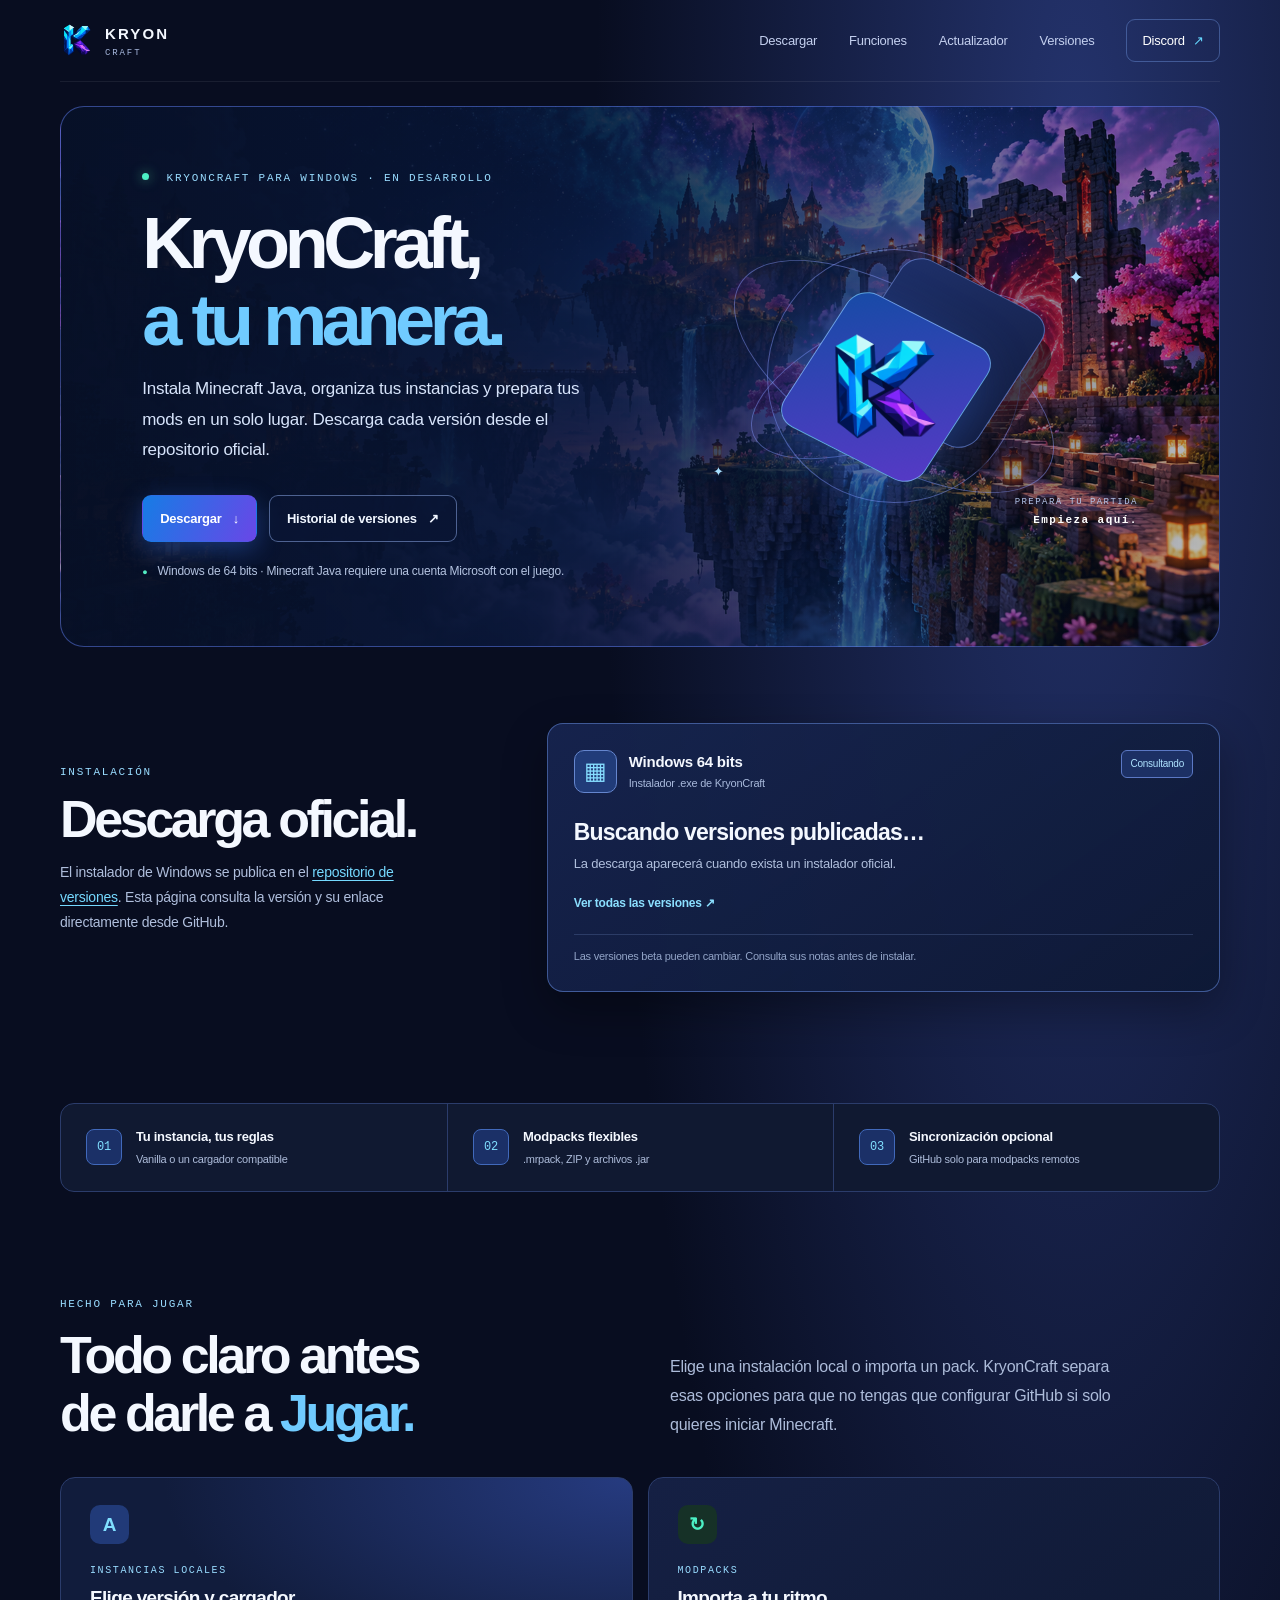
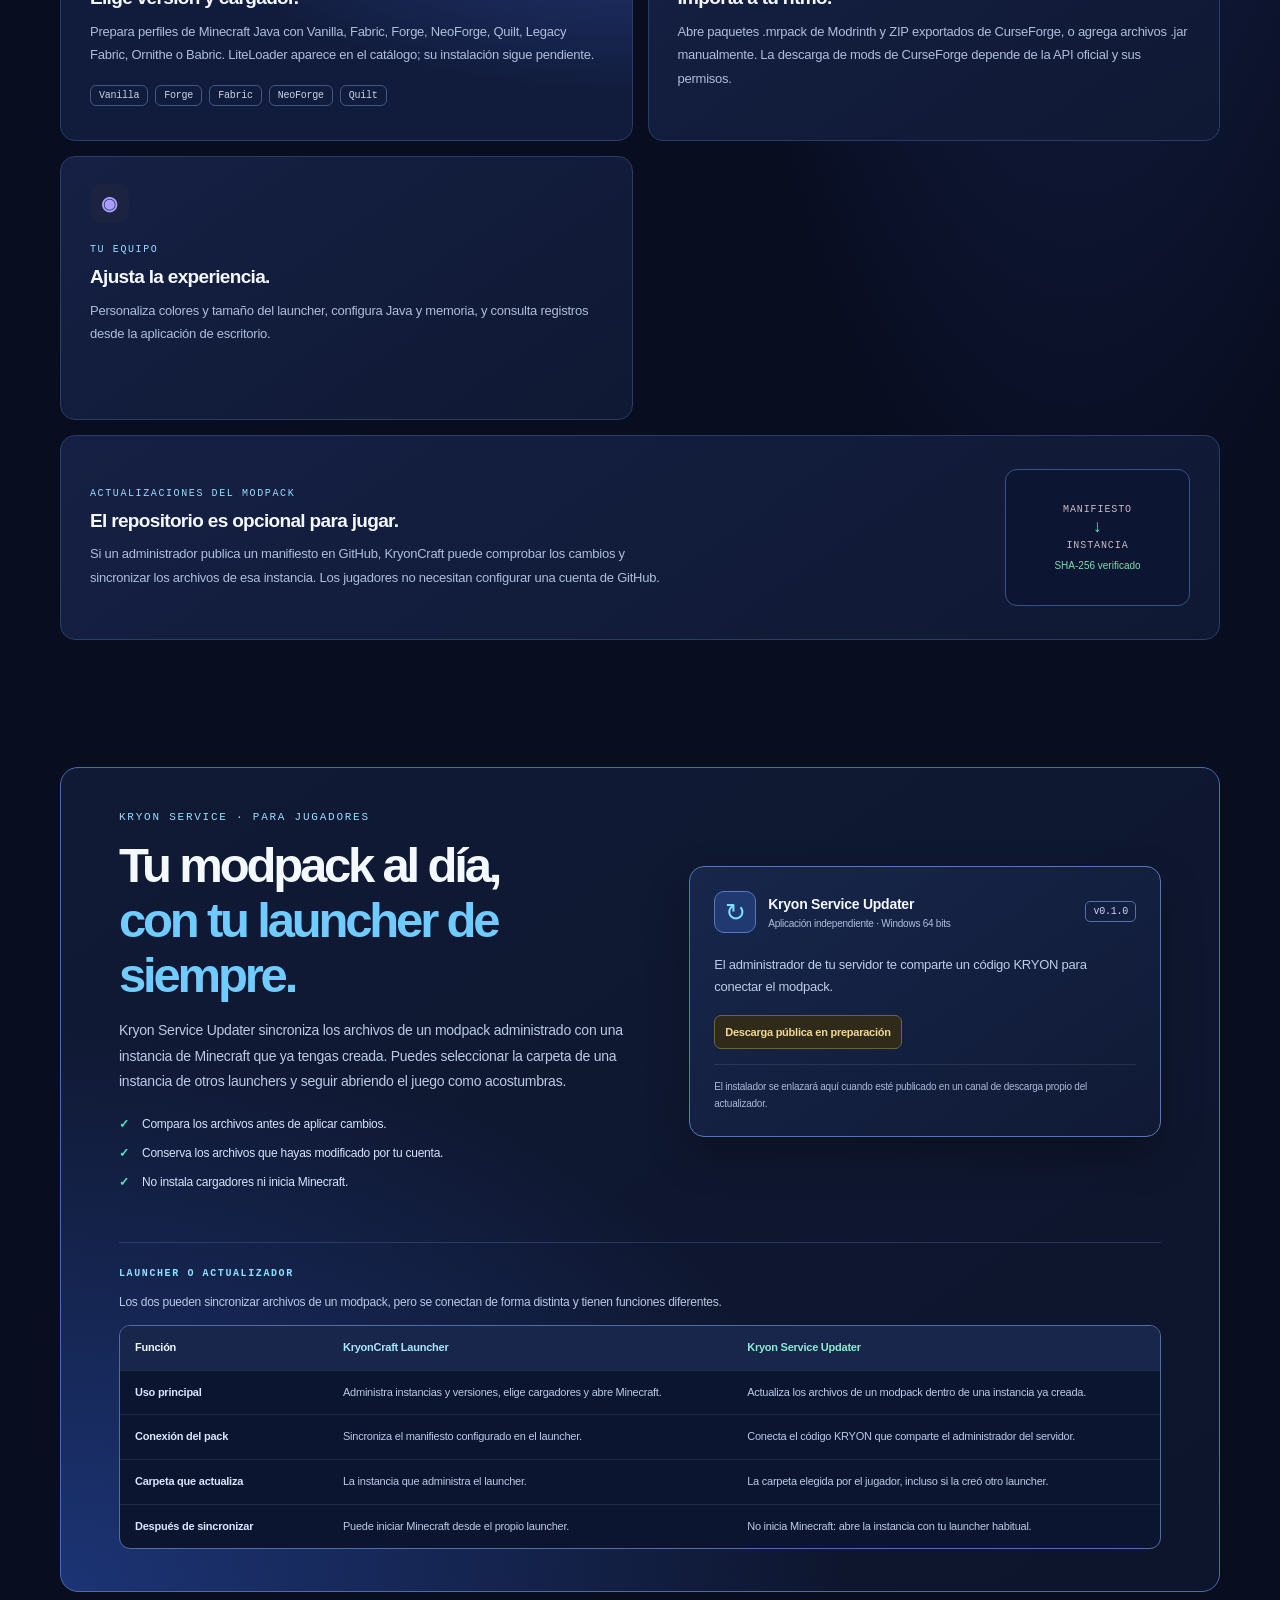
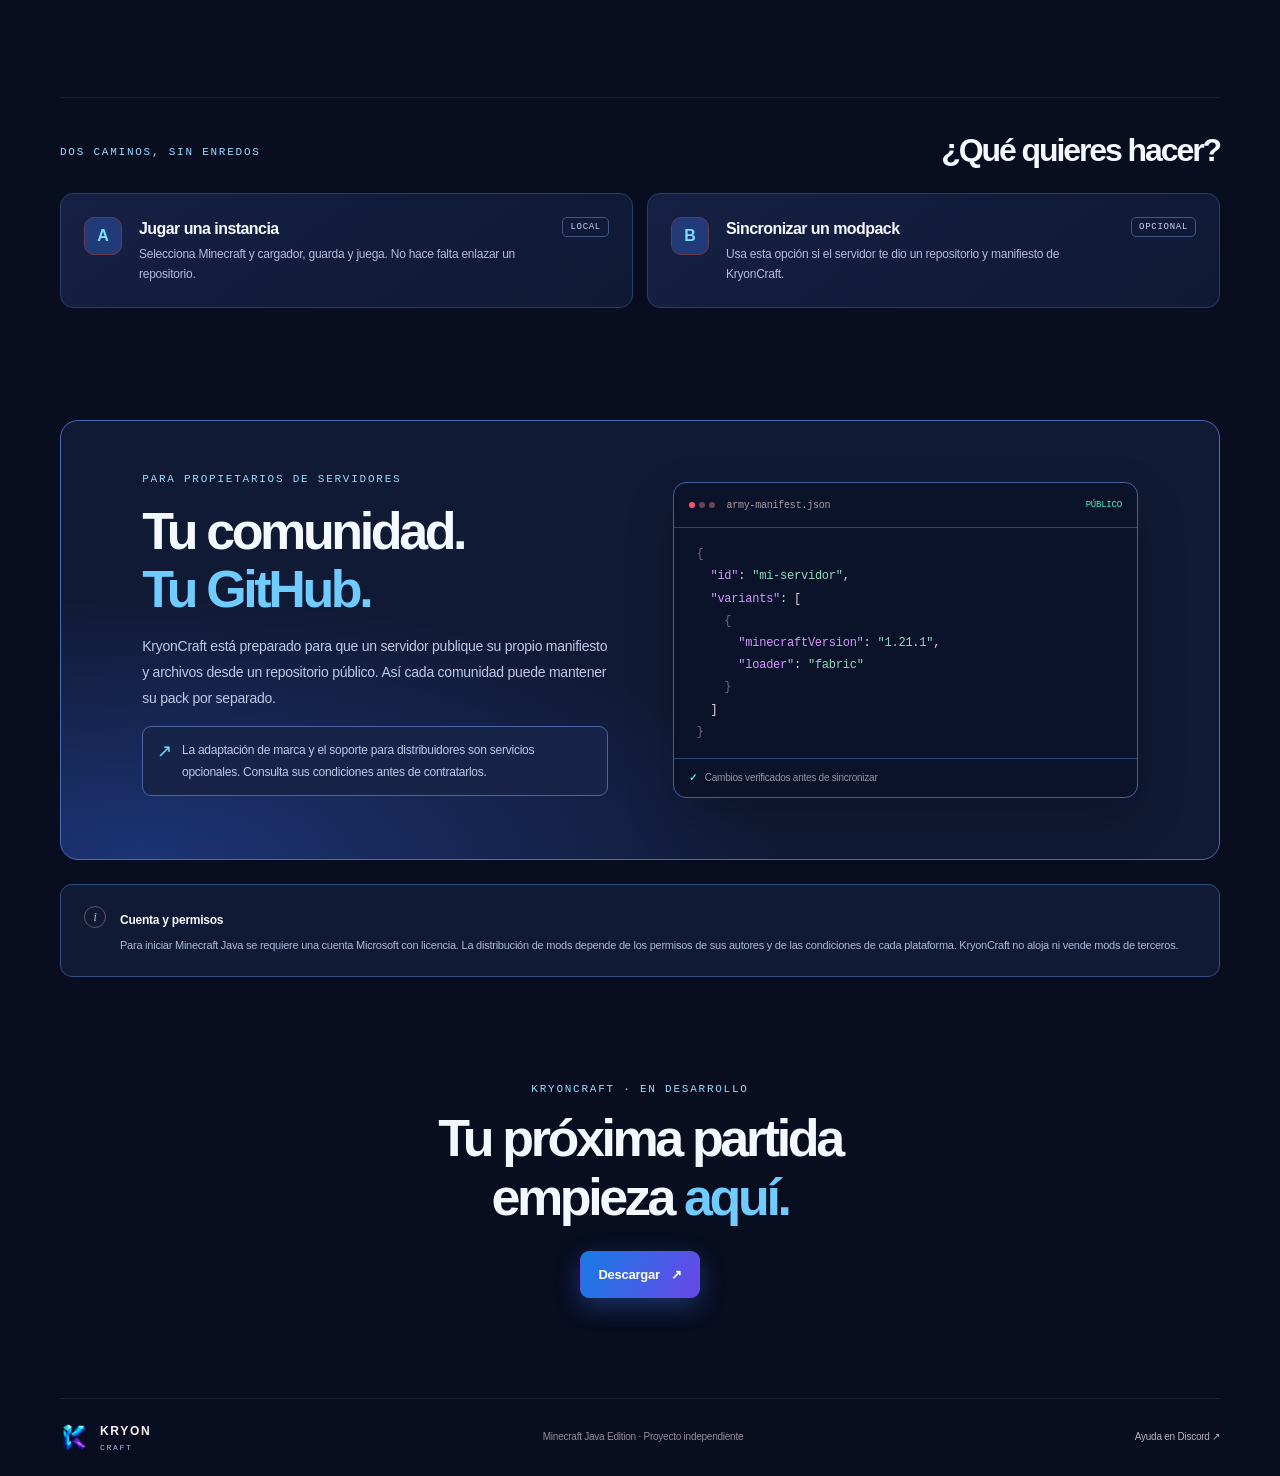
<file: index.html>
<!doctype html>
<html lang="es">
<head>
  <meta charset="utf-8">
  <meta name="viewport" content="width=device-width, initial-scale=1">
  <meta name="theme-color" content="#100c12">
  <meta name="description" content="Descarga KryonCraft para Windows, conoce sus funciones y mantén actualizado tu modpack con Kryon Service Updater.">
  <title>Descargar KryonCraft · Versiones y novedades</title>
  <link rel="icon" type="image/svg+xml" href="favicon.svg">
  <link rel="stylesheet" href="site-20261017.css?v=20261022-2">
  <script src="releases.js?v=20261018-1" defer></script>
</head>
<body>
  <header class="topbar">
    <a class="brand" href="#inicio" aria-label="KryonCraft, inicio">
      <img class="brand-mark" src="assets/kryoncraft-mark.png" alt="" width="34" height="34">
      <span>KRYON <small>CRAFT</small></span>
    </a>
    <nav aria-label="Navegación principal">
      <a href="descargar.html">Descargar</a>
      <a href="#funciones">Funciones</a>
      <a href="#actualizador">Actualizador</a>
      <a href="versiones.html">Versiones</a>
      <a class="nav-cta" href="https://discord.gg/DQxznYdt8N" target="_blank" rel="noopener noreferrer">Discord <span aria-hidden="true">↗</span></a>
    </nav>
  </header>

  <main id="inicio">
    <section class="hero">
      <div class="hero-copy">
        <p class="eyebrow"><span class="pulse"></span> KRYONCRAFT PARA WINDOWS · EN DESARROLLO</p>
        <h1>KryonCraft,<br><em>a tu manera.</em></h1>
        <p class="hero-lede">Instala Minecraft Java, organiza tus instancias y prepara tus mods en un solo lugar. Descarga cada versión desde el repositorio oficial.</p>
        <div class="hero-actions">
          <a class="button button-primary" href="descargar.html">Descargar <span aria-hidden="true">↓</span></a>
          <a class="button button-secondary" href="versiones.html">Historial de versiones <span aria-hidden="true">↗</span></a>
        </div>
        <p class="hero-note"><span aria-hidden="true">●</span> Windows de 64 bits · Minecraft Java requiere una cuenta Microsoft con el juego.</p>
      </div>
      <div class="hero-art" aria-label="Emblema de KryonCraft">
        <div class="orbit orbit-one"></div>
        <div class="orbit orbit-two"></div>
        <div class="orbit orbit-three"></div>
        <span class="spark spark-one">✦</span>
        <span class="spark spark-two">✦</span>
        <div class="tile tile-back"></div>
        <div class="tile tile-front"><img src="assets/kryoncraft-mark.png" alt=""></div>
        <div class="art-caption"><span>PREPARA TU PARTIDA</span><strong>Empieza aquí.</strong></div>
      </div>
      <div class="hero-grid" aria-hidden="true"></div>
    </section>

    <section class="download-section" id="descargar" aria-labelledby="download-title">
      <div class="download-copy">
        <p class="eyebrow">INSTALACIÓN</p>
        <h2 id="download-title">Descarga oficial.</h2>
        <p>El instalador de Windows se publica en el <a href="https://github.com/ElAbraxX/Army-Launcher-Releases/releases" rel="noopener noreferrer">repositorio de versiones</a>. Esta página consulta la versión y su enlace directamente desde GitHub.</p>
      </div>
      <div class="download-card" aria-live="polite">
        <div class="download-card-head"><span class="download-platform" aria-hidden="true">▦</span><div><strong>Windows 64 bits</strong><small>Instalador .exe de KryonCraft</small></div><span class="release-badge" id="release-badge">Consultando</span></div>
        <h3 id="release-title">Buscando versiones publicadas…</h3>
        <p id="release-description">La descarga aparecerá cuando exista un instalador oficial.</p>
        <div class="download-actions"><a class="button button-primary" id="download-button" href="descargar.html" hidden>Ir a la descarga ↗</a><a class="download-link" id="release-page-link" href="versiones.html">Ver todas las versiones ↗</a></div>
        <small class="download-caution">Las versiones beta pueden cambiar. Consulta sus notas antes de instalar.</small>
      </div>
    </section>

    <section class="highlights" aria-label="Resumen de KryonCraft">
      <article><span class="highlight-icon">01</span><div><strong>Tu instancia, tus reglas</strong><small>Vanilla o un cargador compatible</small></div></article>
      <article><span class="highlight-icon">02</span><div><strong>Modpacks flexibles</strong><small>.mrpack, ZIP y archivos .jar</small></div></article>
      <article><span class="highlight-icon">03</span><div><strong>Sincronización opcional</strong><small>GitHub solo para modpacks remotos</small></div></article>
    </section>

    <section class="section" id="funciones">
      <div class="section-heading">
        <p class="eyebrow">HECHO PARA JUGAR</p>
        <h2>Todo claro antes<br>de darle a <em>Jugar.</em></h2>
        <p>Elige una instalación local o importa un pack. KryonCraft separa esas opciones para que no tengas que configurar GitHub si solo quieres iniciar Minecraft.</p>
      </div>
      <div class="feature-grid">
        <article class="feature-card feature-card-large">
          <span class="feature-symbol symbol-red">A</span>
          <p class="card-kicker">INSTANCIAS LOCALES</p>
          <h3>Elige versión y cargador.</h3>
          <p>Prepara perfiles de Minecraft Java con Vanilla, Fabric, Forge, NeoForge, Quilt, Legacy Fabric, Ornithe o Babric. LiteLoader aparece en el catálogo; su instalación sigue pendiente.</p>
          <div class="chips"><span>Vanilla</span><span>Forge</span><span>Fabric</span><span>NeoForge</span><span>Quilt</span></div>
        </article>
        <article class="feature-card">
          <span class="feature-symbol symbol-green">↻</span>
          <p class="card-kicker">MODPACKS</p>
          <h3>Importa a tu ritmo.</h3>
          <p>Abre paquetes .mrpack de Modrinth y ZIP exportados de CurseForge, o agrega archivos .jar manualmente. La descarga de mods de CurseForge depende de la API oficial y sus permisos.</p>
        </article>
        <article class="feature-card">
          <span class="feature-symbol symbol-blue">◉</span>
          <p class="card-kicker">TU EQUIPO</p>
          <h3>Ajusta la experiencia.</h3>
          <p>Personaliza colores y tamaño del launcher, configura Java y memoria, y consulta registros desde la aplicación de escritorio.</p>
        </article>
        <article class="feature-card feature-card-wide">
          <div>
            <p class="card-kicker">ACTUALIZACIONES DEL MODPACK</p>
            <h3>El repositorio es opcional para jugar.</h3>
            <p>Si un administrador publica un manifiesto en GitHub, KryonCraft puede comprobar los cambios y sincronizar los archivos de esa instancia. Los jugadores no necesitan configurar una cuenta de GitHub.</p>
          </div>
          <div class="sync-visual" aria-hidden="true"><span>MANIFIESTO</span><i>↓</i><span>INSTANCIA</span><b>SHA-256 verificado</b></div>
        </article>
      </div>
    </section>

    <section class="updater-section" id="actualizador" aria-labelledby="updater-title">
      <div class="updater-copy">
        <p class="eyebrow">KRYON SERVICE · PARA JUGADORES</p>
        <h2 id="updater-title">Tu modpack al día,<br><em>con tu launcher de siempre.</em></h2>
        <p>Kryon Service Updater sincroniza los archivos de un modpack administrado con una instancia de Minecraft que ya tengas creada. Puedes seleccionar la carpeta de una instancia de otros launchers y seguir abriendo el juego como acostumbras.</p>
        <ul class="updater-benefits">
          <li>Compara los archivos antes de aplicar cambios.</li>
          <li>Conserva los archivos que hayas modificado por tu cuenta.</li>
          <li>No instala cargadores ni inicia Minecraft.</li>
        </ul>
      </div>
      <aside class="updater-card" aria-labelledby="updater-card-title">
        <div class="updater-card-head">
          <span class="updater-icon" aria-hidden="true">↻</span>
          <div><strong id="updater-card-title">Kryon Service Updater</strong><small>Aplicación independiente · Windows 64 bits</small></div>
          <span class="updater-badge">v0.1.0</span>
        </div>
        <p class="updater-card-lede">El administrador de tu servidor te comparte un código KRYON para conectar el modpack.</p>
        <span class="updater-pending" aria-live="polite">Descarga pública en preparación</span>
        <small class="updater-footnote">El instalador se enlazará aquí cuando esté publicado en un canal de descarga propio del actualizador.</small>
      </aside>
      <div class="updater-comparison" aria-label="Comparación entre KryonCraft Launcher y Kryon Service Updater">
        <p class="eyebrow updater-comparison-title">LAUNCHER O ACTUALIZADOR</p>
        <p class="updater-comparison-intro">Los dos pueden sincronizar archivos de un modpack, pero se conectan de forma distinta y tienen funciones diferentes.</p>
        <div class="updater-table-wrap">
          <table class="updater-table">
            <thead>
              <tr><th scope="col">Función</th><th scope="col">KryonCraft Launcher</th><th scope="col">Kryon Service Updater</th></tr>
            </thead>
            <tbody>
              <tr><th scope="row">Uso principal</th><td>Administra instancias y versiones, elige cargadores y abre Minecraft.</td><td>Actualiza los archivos de un modpack dentro de una instancia ya creada.</td></tr>
              <tr><th scope="row">Conexión del pack</th><td>Sincroniza el manifiesto configurado en el launcher.</td><td>Conecta el código KRYON que comparte el administrador del servidor.</td></tr>
              <tr><th scope="row">Carpeta que actualiza</th><td>La instancia que administra el launcher.</td><td>La carpeta elegida por el jugador, incluso si la creó otro launcher.</td></tr>
              <tr><th scope="row">Después de sincronizar</th><td>Puede iniciar Minecraft desde el propio launcher.</td><td>No inicia Minecraft: abre la instancia con tu launcher habitual.</td></tr>
            </tbody>
          </table>
        </div>
      </div>
    </section>

    <section class="play-path">
      <div class="path-title">
        <p class="eyebrow">DOS CAMINOS, SIN ENREDOS</p>
        <h2>¿Qué quieres hacer?</h2>
      </div>
      <div class="path-cards">
        <article class="path-card">
          <span class="path-number">A</span>
          <div><h3>Jugar una instancia</h3><p>Selecciona Minecraft y cargador, guarda y juega. No hace falta enlazar un repositorio.</p></div>
          <span class="path-label">LOCAL</span>
        </article>
        <article class="path-card">
          <span class="path-number">B</span>
          <div><h3>Sincronizar un modpack</h3><p>Usa esta opción si el servidor te dio un repositorio y manifiesto de KryonCraft.</p></div>
          <span class="path-label">OPCIONAL</span>
        </article>
      </div>
    </section>

    <section class="server-section" id="servidores">
      <div class="server-copy">
        <p class="eyebrow">PARA PROPIETARIOS DE SERVIDORES</p>
        <h2>Tu comunidad.<br><em>Tu GitHub.</em></h2>
        <p>KryonCraft está preparado para que un servidor publique su propio manifiesto y archivos desde un repositorio público. Así cada comunidad puede mantener su pack por separado.</p>
        <p class="service-note"><span>↗</span> La adaptación de marca y el soporte para distribuidores son servicios opcionales. Consulta sus condiciones antes de contratarlos.</p>
      </div>
      <div class="manifest-card" aria-label="Ejemplo de manifiesto del modpack">
        <div class="manifest-top"><span class="window-dots"><i></i><i></i><i></i></span><span>army-manifest.json</span><span class="live-label">PÚBLICO</span></div>
        <pre><code><span class="code-muted">{</span>
  <span class="code-key">"id"</span>: <span class="code-value">"mi-servidor"</span>,
  <span class="code-key">"variants"</span>: [
    <span class="code-muted">{</span>
      <span class="code-key">"minecraftVersion"</span>: <span class="code-value">"1.21.1"</span>,
      <span class="code-key">"loader"</span>: <span class="code-value">"fabric"</span>
    <span class="code-muted">}</span>
  ]
<span class="code-muted">}</span></code></pre>
        <div class="manifest-footer"><span class="check">✓</span> Cambios verificados antes de sincronizar</div>
      </div>
    </section>

    <section class="requirements">
      <div class="req-mark">i</div>
      <div><strong>Cuenta y permisos</strong><p>Para iniciar Minecraft Java se requiere una cuenta Microsoft con licencia. La distribución de mods depende de los permisos de sus autores y de las condiciones de cada plataforma. KryonCraft no aloja ni vende mods de terceros.</p></div>
    </section>

    <section class="closing">
      <p class="eyebrow">KRYONCRAFT · EN DESARROLLO</p>
      <h2>Tu próxima partida<br>empieza <em>aquí.</em></h2>
      <a class="button button-primary" href="descargar.html">Descargar <span aria-hidden="true">↗</span></a>
    </section>
  </main>

  <footer>
    <a class="brand footer-brand" href="#inicio"><img class="brand-mark" src="assets/kryoncraft-mark.png" alt="" width="29" height="29"><span>KRYON <small>CRAFT</small></span></a>
    <span>Minecraft Java Edition · Proyecto independiente</span>
    <a href="https://discord.gg/DQxznYdt8N" target="_blank" rel="noopener noreferrer">Ayuda en Discord ↗</a>
  </footer>
</body>
</html>
</file>
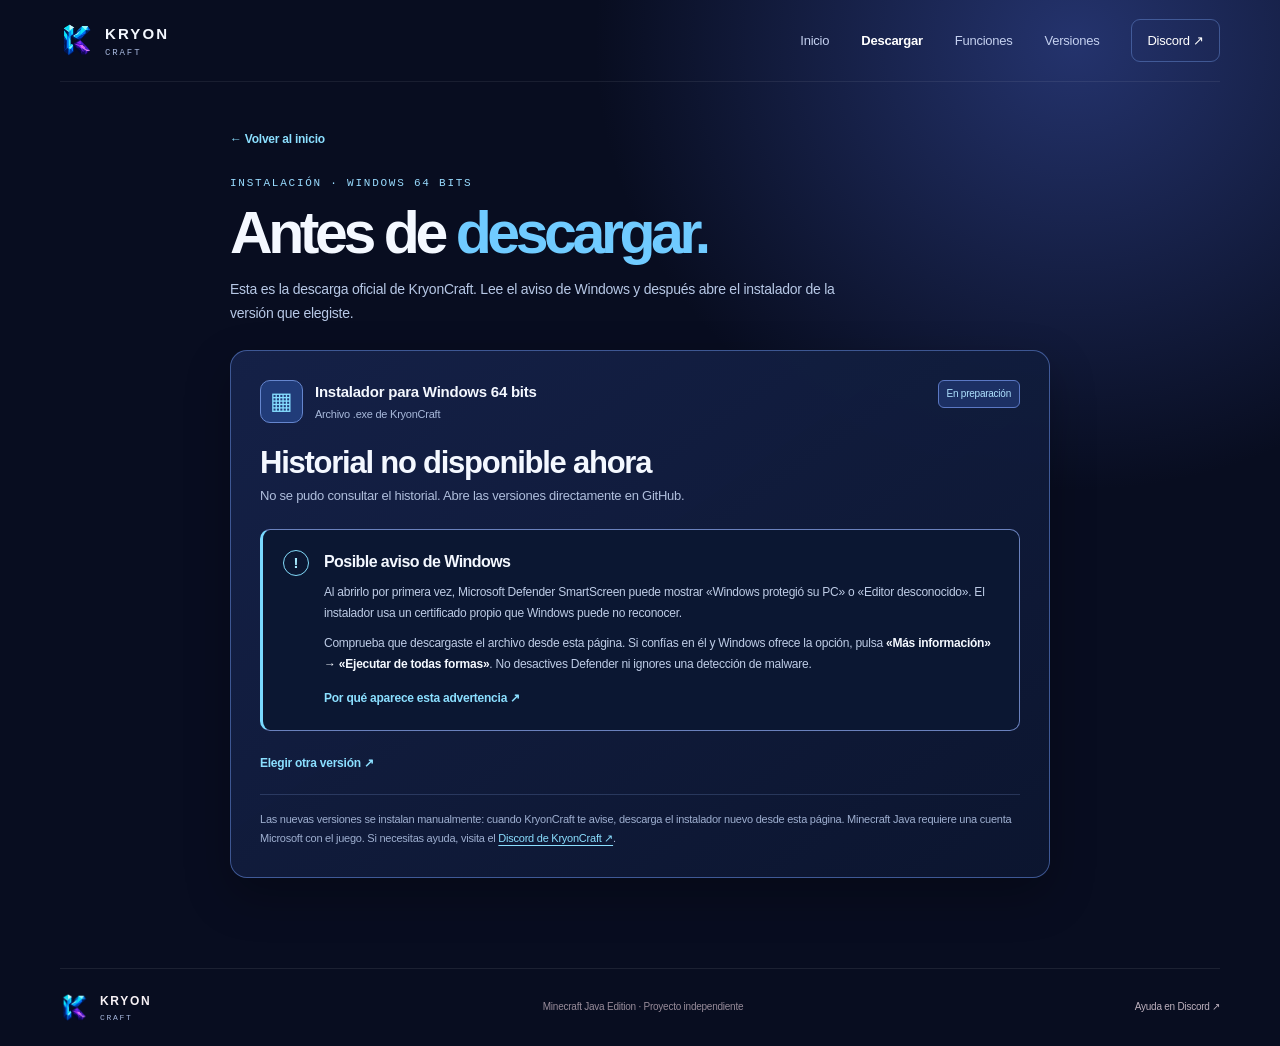
<file: descargar.html>
<!doctype html>
<html lang="es">
<head>
  <meta charset="utf-8">
  <meta name="viewport" content="width=device-width, initial-scale=1">
  <meta name="theme-color" content="#080d20">
  <meta name="description" content="Descarga KryonCraft para Windows y conoce el aviso que puede mostrar Microsoft Defender SmartScreen.">
  <title>Descargar KryonCraft · Instalación en Windows</title>
  <link rel="icon" type="image/svg+xml" href="favicon.svg">
  <link rel="stylesheet" href="site-20261017.css">
  <script src="releases.js?v=20261018-1" defer></script>
</head>
<body class="download-page">
  <header class="topbar">
    <a class="brand" href="index.html" aria-label="KryonCraft, inicio">
      <img class="brand-mark" src="assets/kryoncraft-mark.png" alt="" width="34" height="34">
      <span>KRYON <small>CRAFT</small></span>
    </a>
    <nav aria-label="Navegación principal">
      <a href="index.html">Inicio</a>
      <a href="descargar.html" aria-current="page">Descargar</a>
      <a href="index.html#funciones">Funciones</a>
      <a href="versiones.html">Versiones</a>
      <a class="nav-cta" href="https://discord.gg/DQxznYdt8N" target="_blank" rel="noopener noreferrer">Discord ↗</a>
    </nav>
  </header>
  <main class="download-guide-main">
    <section class="download-guide-intro" aria-labelledby="download-guide-title">
      <a class="download-guide-back" href="index.html">← Volver al inicio</a>
      <p class="eyebrow">INSTALACIÓN · WINDOWS 64 BITS</p>
      <h1 id="download-guide-title">Antes de <em>descargar.</em></h1>
      <p>Esta es la descarga oficial de KryonCraft. Lee el aviso de Windows y después abre el instalador de la versión que elegiste.</p>
    </section>
    <section class="download-guide-card" aria-labelledby="release-title">
      <div class="download-card-head">
        <span class="download-platform" aria-hidden="true">▦</span>
        <div><strong>Instalador para Windows 64 bits</strong><small>Archivo .exe de KryonCraft</small></div>
        <span class="release-badge" id="release-badge">Consultando</span>
      </div>
      <div class="download-guide-release" aria-live="polite">
        <h2 id="release-title">Buscando la versión…</h2>
        <p id="release-description">Consultando las publicaciones oficiales de GitHub.</p>
      </div>
      <aside class="windows-warning" aria-labelledby="windows-warning-title">
        <span class="windows-warning-icon" aria-hidden="true">!</span>
        <div>
          <h3 id="windows-warning-title">Posible aviso de Windows</h3>
          <p>Al abrirlo por primera vez, Microsoft Defender SmartScreen puede mostrar «Windows protegió su PC» o «Editor desconocido». El instalador usa un certificado propio que Windows puede no reconocer.</p>
          <p>Comprueba que descargaste el archivo desde esta página. Si confías en él y Windows ofrece la opción, pulsa <strong>«Más información» → «Ejecutar de todas formas»</strong>. No desactives Defender ni ignores una detección de malware.</p>
          <a href="https://learn.microsoft.com/es-es/windows/apps/package-and-deploy/smartscreen-reputation" target="_blank" rel="noopener noreferrer">Por qué aparece esta advertencia ↗</a>
        </div>
      </aside>
      <div class="download-guide-actions">
        <a class="button button-primary" id="download-button" hidden>Descargar instalador ↓</a>
        <a class="download-link" href="versiones.html">Elegir otra versión ↗</a>
      </div>
      <p class="download-guide-footnote">Las nuevas versiones se instalan manualmente: cuando KryonCraft te avise, descarga el instalador nuevo desde esta página. Minecraft Java requiere una cuenta Microsoft con el juego. Si necesitas ayuda, visita el <a href="https://discord.gg/DQxznYdt8N" target="_blank" rel="noopener noreferrer">Discord de KryonCraft ↗</a>.</p>
    </section>
  </main>
  <footer>
    <a class="brand footer-brand" href="index.html"><img class="brand-mark" src="assets/kryoncraft-mark.png" alt="" width="29" height="29"><span>KRYON <small>CRAFT</small></span></a>
    <span>Minecraft Java Edition · Proyecto independiente</span>
    <a href="https://discord.gg/DQxznYdt8N" target="_blank" rel="noopener noreferrer">Ayuda en Discord ↗</a>
  </footer>
</body>
</html>
</file>
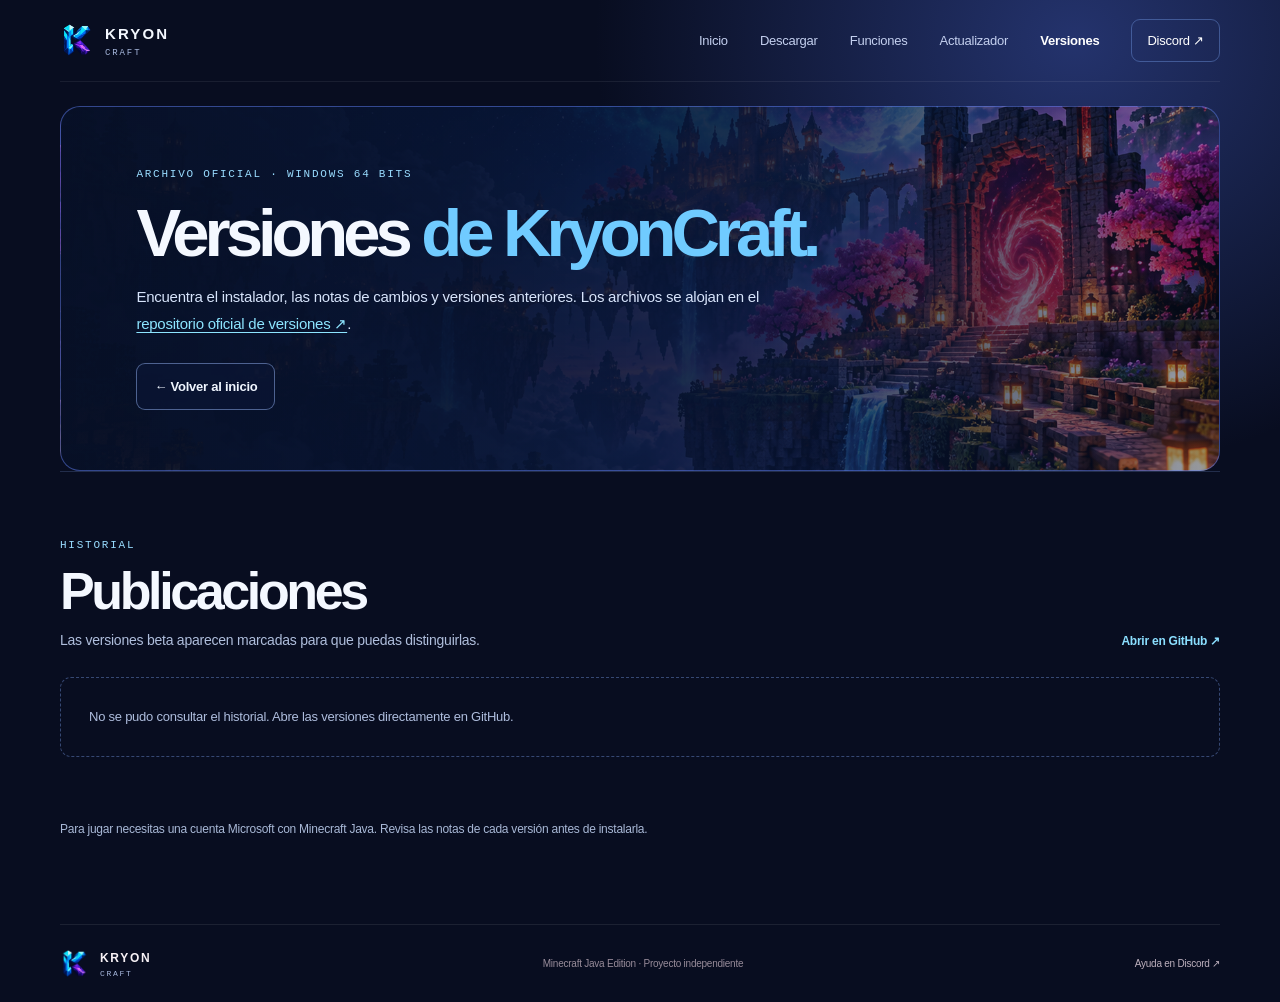
<file: versiones.html>
<!doctype html>
<html lang="es">
<head>
  <meta charset="utf-8">
  <meta name="viewport" content="width=device-width, initial-scale=1">
  <meta name="theme-color" content="#080d20">
  <meta name="description" content="Historial de versiones, notas y descargas oficiales de KryonCraft para Windows.">
  <title>Versiones de KryonCraft</title>
  <link rel="icon" type="image/svg+xml" href="favicon.svg">
  <link rel="stylesheet" href="site-20261017.css?v=20261022-1">
  <script src="releases.js?v=20261018-1" defer></script>
</head>
<body class="versions-page">
  <header class="topbar">
    <a class="brand" href="index.html" aria-label="KryonCraft, inicio">
      <img class="brand-mark" src="assets/kryoncraft-mark.png" alt="" width="34" height="34">
      <span>KRYON <small>CRAFT</small></span>
    </a>
    <nav aria-label="Navegación principal">
      <a href="index.html">Inicio</a>
      <a href="descargar.html">Descargar</a>
      <a href="index.html#funciones">Funciones</a>
      <a href="index.html#actualizador">Actualizador</a>
      <a href="versiones.html" aria-current="page">Versiones</a>
      <a class="nav-cta" href="https://discord.gg/DQxznYdt8N" target="_blank" rel="noopener noreferrer">Discord ↗</a>
    </nav>
  </header>
  <main>
    <section class="versions-intro" aria-labelledby="versions-title">
      <p class="eyebrow">ARCHIVO OFICIAL · WINDOWS 64 BITS</p>
      <h1 id="versions-title">Versiones <em>de KryonCraft.</em></h1>
      <p>Encuentra el instalador, las notas de cambios y versiones anteriores. Los archivos se alojan en el <a href="https://github.com/ElAbraxX/Army-Launcher-Releases/releases" rel="noopener noreferrer">repositorio oficial de versiones ↗</a>.</p>
      <a class="button button-secondary" href="index.html">← Volver al inicio</a>
    </section>
    <section class="versions-section" aria-label="Historial de versiones">
      <div class="versions-heading">
        <div><p class="eyebrow">HISTORIAL</p><h2>Publicaciones</h2><p>Las versiones beta aparecen marcadas para que puedas distinguirlas.</p></div>
        <a href="https://github.com/ElAbraxX/Army-Launcher-Releases/releases" rel="noopener noreferrer">Abrir en GitHub ↗</a>
      </div>
      <div id="versions-list" class="versions-list" aria-live="polite"><p class="versions-empty">Cargando historial de versiones…</p></div>
    </section>
    <p class="versions-note">Para jugar necesitas una cuenta Microsoft con Minecraft Java. Revisa las notas de cada versión antes de instalarla.</p>
  </main>
  <footer>
    <a class="brand footer-brand" href="index.html"><img class="brand-mark" src="assets/kryoncraft-mark.png" alt="" width="29" height="29"><span>KRYON <small>CRAFT</small></span></a>
    <span>Minecraft Java Edition · Proyecto independiente</span>
    <a href="https://discord.gg/DQxznYdt8N" target="_blank" rel="noopener noreferrer">Ayuda en Discord ↗</a>
  </footer>
</body>
</html>
</file>
<file: site-20261017.css>
:root{color-scheme:dark;--bg:#100c12;--panel:#19121b;--panel-2:#21141f;--line:#382431;--text:#f7f1f5;--muted:#b5a6b4;--red:#ff3556;--red-2:#ba233e;--green:#52dfa5;--blue:#89a7ff;--max:1160px}
*{box-sizing:border-box}
html{scroll-behavior:smooth}
body{margin:0;background:radial-gradient(ellipse at 86% 4%,#31101f 0,transparent 28rem),var(--bg);color:var(--text);font:500 16px/1.65 Manrope,"Segoe UI",sans-serif;letter-spacing:-.015em}
a{color:inherit;text-decoration:none}
a:focus-visible{outline:3px solid #fff;outline-offset:4px;border-radius:6px}
.topbar,main,footer{width:min(var(--max),calc(100% - 56px));margin-inline:auto}
.topbar{height:82px;display:flex;align-items:center;justify-content:space-between;border-bottom:1px solid #ffffff12;position:relative;z-index:2}
.brand{display:inline-flex;align-items:center;gap:11px;font-size:15px;font-weight:800;letter-spacing:.14em}
.brand small{display:block;color:#a394a5;font:500 9px/1.1 "DM Mono",monospace;letter-spacing:.21em;margin-top:2px}
.brand-mark{width:34px;height:34px;display:grid;place-items:center;background:linear-gradient(145deg,#ff526b,#be1e3d);border-radius:10px;color:#fff;font-size:19px;font-weight:800;letter-spacing:0;box-shadow:0 8px 25px #ff35562b}
nav{display:flex;align-items:center;gap:32px;color:#c6b8c4;font-size:13px}
nav a:hover,footer>a:last-child:hover{color:#fff}
.nav-cta{padding:10px 15px;border:1px solid #704052;border-radius:9px;color:#fff}
.nav-cta span{color:var(--red);margin-left:5px}
.hero{min-height:510px;position:relative;overflow:hidden;display:grid;grid-template-columns:1.02fr .98fr;align-items:center;margin-top:24px;padding:64px 7%;border:1px solid #58303d;border-radius:24px;background:linear-gradient(110deg,#21131d 0%,#1a131a 57%,#151219 100%)}
.hero-grid{position:absolute;inset:0 0 0 40%;opacity:.23;pointer-events:none;background-image:linear-gradient(#ffffff09 1px,transparent 1px),linear-gradient(90deg,#ffffff09 1px,transparent 1px);background-size:43px 43px;mask-image:linear-gradient(90deg,transparent,#000)}
.hero-copy{position:relative;z-index:1;max-width:520px}
.eyebrow,.card-kicker{margin:0;color:#d990a0;font:500 11px/1.4 "DM Mono",monospace;letter-spacing:.16em}
.pulse{display:inline-block;width:7px;height:7px;background:var(--green);border-radius:100%;box-shadow:0 0 12px #52dfa5aa;margin-right:9px;vertical-align:1px}
h1,h2,h3,p{margin-top:0}
h1{margin:19px 0 16px;font-size:clamp(48px,6vw,72px);line-height:1.06;letter-spacing:-.075em;font-weight:800}
h1 em,h2 em{color:var(--red);font-style:normal}
.hero-lede{max-width:450px;color:#c7b9c8;font-size:17px;line-height:1.8}
.hero-actions{display:flex;flex-wrap:wrap;gap:12px;margin:29px 0 20px}
.button{min-height:47px;display:inline-flex;align-items:center;justify-content:center;gap:11px;padding:0 17px;border:1px solid transparent;border-radius:9px;font-size:13px;font-weight:800;transition:transform .15s ease,background .15s ease}
.button:hover{transform:translateY(-2px)}
.button-primary{background:var(--red);color:white;box-shadow:0 8px 22px #ff355625}
.button-primary:hover{background:#ff526d}
.button-secondary{background:#ffffff08;border-color:#654050;color:#f5eaf0}
.hero-note{margin:0;color:#9e8e9d;font-size:12px}
.hero-note span{color:var(--green);font-size:9px;margin-right:7px}
.hero-art{height:350px;position:relative;z-index:1;display:grid;place-items:center;isolation:isolate}
.orbit{position:absolute;border:1px solid #bd677650;border-radius:50%;transform:rotate(-23deg)}
.orbit-one{width:305px;height:126px}.orbit-two{width:254px;height:254px;transform:rotate(57deg)}.orbit-three{width:360px;height:165px;transform:rotate(31deg)}
.tile{position:absolute;width:158px;height:158px;border-radius:22px;transform:rotate(30deg) skew(-3deg,-3deg)}
.tile-back{background:linear-gradient(145deg,#371e2b,#1c1720);border:1px solid #99516677;box-shadow:20px 21px 0 #08080c88;translate:46px -23px}
.tile-front{display:grid;place-items:center;background:linear-gradient(145deg,#ff536b,#b01839);border:1px solid #ff9aa777;box-shadow:0 23px 55px #ec314b36;color:#fff4f5;font-size:78px;font-weight:800;text-shadow:0 4px 0 #78132c55;translate:-8px 11px}
.spark{position:absolute;color:#ff8b9e;font-size:19px}.spark-one{top:61px;right:11%}.spark-two{bottom:69px;left:13%;font-size:13px}
.art-caption{position:absolute;right:0;bottom:22px;display:flex;flex-direction:column;gap:2px;text-align:right;font:500 9px/1.6 "DM Mono",monospace;letter-spacing:.16em;color:#a98d9f}.art-caption strong{font-size:11px;color:#f4d9e1}
.highlights{display:grid;grid-template-columns:repeat(3,1fr);margin:18px 0 130px;border:1px solid var(--line);border-radius:14px;background:#171119}
.highlights article{display:flex;align-items:center;gap:14px;padding:22px 25px;min-width:0}
.highlights article+article{border-left:1px solid var(--line)}
.highlight-icon{font:500 12px "DM Mono",monospace;color:var(--red);padding:10px;border:1px solid #763547;border-radius:8px;background:#35151f}
.highlights strong,.highlights small{display:block}.highlights strong{font-size:13px}.highlights small{color:#aa9baa;font-size:11px;margin-top:3px}
.section{padding:0 0 115px}
.section-heading{display:grid;grid-template-columns:1fr 1fr;column-gap:60px;align-items:end;margin-bottom:35px}
.section-heading .eyebrow{grid-column:1/-1;margin-bottom:14px}
h2{font-size:clamp(36px,4.3vw,52px);line-height:1.12;letter-spacing:-.065em;margin:0;font-weight:800}
.section-heading>p:last-child{color:var(--muted);max-width:465px;margin:0 0 3px;line-height:1.8}
.feature-grid{display:grid;grid-template-columns:repeat(2,1fr);gap:15px}
.feature-card{position:relative;min-height:264px;padding:27px 29px;border:1px solid var(--line);border-radius:15px;background:linear-gradient(145deg,#1d141e,#171119)}
.feature-card-large{background:radial-gradient(ellipse at 100% 0,#3c1928 0,transparent 58%),#1b131c}
.feature-card-wide{min-height:205px;grid-column:1/-1;display:flex;align-items:center;justify-content:space-between;gap:25px}
.feature-symbol{width:39px;height:39px;display:grid;place-items:center;border-radius:10px;font-size:19px;font-weight:800;margin-bottom:20px}
.symbol-red{color:#ff667a;background:#451c2a}.symbol-green{color:var(--green);background:#163127}.symbol-blue{color:var(--blue);background:#1b2340}
.card-kicker{color:#a992a5;font-size:10px;margin-bottom:7px}
h3{font-size:19px;line-height:1.35;letter-spacing:-.035em;margin:0 0 9px}
.feature-card>p:not(.card-kicker),.feature-card-wide p:not(.card-kicker){font-size:13px;color:#b6a9b6;line-height:1.8;max-width:570px;margin-bottom:0}
.chips{display:flex;flex-wrap:wrap;gap:7px;margin-top:18px}
.chips span{border:1px solid #493541;border-radius:6px;padding:4px 8px;color:#c6b8c5;font:10px "DM Mono",monospace}
.sync-visual{flex:0 0 185px;min-height:137px;border:1px solid #40303d;background:#151119;border-radius:12px;display:flex;flex-direction:column;align-items:center;justify-content:center;color:#c9bac7;font:10px "DM Mono",monospace;letter-spacing:.09em;gap:3px}
.sync-visual i{font-style:normal;font-size:17px;color:var(--green)}.sync-visual b{font:10px Manrope,sans-serif;color:#7edcb1;letter-spacing:0;margin-top:6px}
.play-path{padding:35px 0 112px;border-top:1px solid #ffffff12}
.path-title{display:flex;align-items:end;justify-content:space-between;margin-bottom:24px}.path-title .eyebrow{margin-bottom:9px}.path-title h2{font-size:32px}
.path-cards{display:grid;grid-template-columns:1fr 1fr;gap:14px}
.path-card{display:flex;align-items:flex-start;gap:17px;padding:23px;border:1px solid var(--line);border-radius:13px;background:#18121a}
.path-number{display:grid;place-items:center;flex:0 0 38px;height:38px;border:1px solid #6c3948;border-radius:10px;background:#351923;color:#ff7183;font-weight:800}
.path-card h3{font-size:16px;margin:1px 0 4px}.path-card p{font-size:12px;color:#ae9faf;line-height:1.7;margin:0;max-width:420px}
.path-label{margin-left:auto;color:#d495a3;border:1px solid #563343;padding:4px 7px;border-radius:5px;font:9px "DM Mono",monospace;letter-spacing:.08em;white-space:nowrap}
.server-section{display:grid;grid-template-columns:1fr 1fr;gap:65px;align-items:center;padding:51px 7%;border:1px solid #56303e;border-radius:18px;background:radial-gradient(ellipse at 7% 100%,#301521 0,transparent 42%),#181219;margin-bottom:24px}
.server-copy .eyebrow{margin-bottom:14px}.server-copy h2{margin-bottom:16px}.server-copy>p:not(.eyebrow){color:#bcaebc;font-size:14px;line-height:1.85}
.service-note{display:flex;gap:10px;padding:12px 14px;border:1px solid #533344;border-radius:9px;background:#21151e;font-size:12px!important}.service-note span{color:#ff7183;font-size:18px;line-height:1.4}
.manifest-card{border:1px solid #49303e;border-radius:13px;background:#110e13;overflow:hidden;box-shadow:0 20px 50px #0003}
.manifest-top{display:flex;align-items:center;gap:12px;height:45px;padding:0 15px;border-bottom:1px solid #31242f;color:#a99ba9;font:10px "DM Mono",monospace}
.window-dots{display:flex;gap:4px}.window-dots i{width:6px;height:6px;background:#684552;border-radius:50%}.window-dots i:first-child{background:#ff526b}
.live-label{margin-left:auto;color:var(--green);font-size:9px}
pre{padding:15px 23px;margin:0;overflow:auto;font:12px/1.85 "DM Mono",monospace;color:#e4d5e3}
.code-key{color:#d896ff}.code-value{color:#91d9b9}.code-muted{color:#756578}
.manifest-footer{padding:11px 15px;border-top:1px solid #2c222c;color:#9c919e;font-size:10px}.check{color:var(--green);font-weight:800;margin-right:6px}
.requirements{display:flex;gap:14px;align-items:flex-start;padding:21px 23px;margin:24px 0 105px;border:1px solid #3f303e;border-radius:12px;background:#151219}
.req-mark{flex:0 0 22px;height:22px;display:grid;place-items:center;border:1px solid #685263;border-radius:50%;color:#c6b7c8;font:12px Georgia,serif;font-style:italic}
.requirements strong{font-size:12px}.requirements p{margin:3px 0 0;color:#aa9ead;font-size:11px;line-height:1.75}
.closing{text-align:center;padding:0 0 100px}.closing .eyebrow{margin-bottom:12px}.closing h2{margin-bottom:25px}.closing .button{margin:auto}
footer{min-height:78px;display:flex;align-items:center;justify-content:space-between;gap:20px;border-top:1px solid #ffffff15;color:#978b99;font-size:10px}
.footer-brand{color:#f7f1f5;font-size:12px}.footer-brand .brand-mark{width:29px;height:29px;border-radius:8px;font-size:16px}.footer-brand small{font-size:8px}
footer>a:last-child{color:#bdb0bd}
@media(max-width:800px){.topbar,main,footer{width:min(100% - 36px,var(--max))}.topbar{height:72px}nav{gap:16px}nav>a:not(.nav-cta){display:none}.hero{grid-template-columns:1fr;min-height:auto;padding:47px 8% 25px}.hero-copy{max-width:560px}.hero-art{height:260px;margin-top:5px}.tile{width:128px;height:128px}.tile-front{font-size:64px}.orbit-one{width:260px}.orbit-two{width:210px;height:210px}.orbit-three{width:300px}.art-caption{right:5%;bottom:9px}.highlights{margin-bottom:95px}.highlights article{padding:17px 15px;gap:10px}.highlights strong{font-size:11px}.highlights small{font-size:10px}.section-heading{grid-template-columns:1fr;gap:14px}.section-heading .eyebrow{grid-column:auto}.feature-card-wide{align-items:flex-start}.server-section{grid-template-columns:1fr;gap:28px;padding:37px 7%}.requirements{margin-bottom:80px}}
@media(max-width:560px){body{font-size:15px}.brand{font-size:13px}.hero{margin-top:14px;padding:38px 22px 20px;border-radius:17px}.eyebrow{font-size:9px}h1{font-size:48px}.hero-lede{font-size:15px}.hero-actions{gap:8px}.button{font-size:11px;padding-inline:12px;min-height:43px}.hero-art{height:224px}.tile{width:105px;height:105px;border-radius:17px}.tile-front{font-size:55px}.orbit-one{width:220px;height:100px}.orbit-two{width:180px;height:180px}.orbit-three{width:255px;height:130px}.spark-one{right:8%;top:35px}.spark-two{left:9%;bottom:47px}.highlights{grid-template-columns:1fr;margin-bottom:75px}.highlights article{padding:14px 17px}.highlights article+article{border-left:0;border-top:1px solid var(--line)}.section{padding-bottom:75px}.section-heading{margin-bottom:24px}h2{font-size:36px}.feature-grid{grid-template-columns:1fr}.feature-card{min-height:0;padding:23px}.feature-card-wide{grid-column:auto;display:block}.sync-visual{margin-top:18px;min-height:112px;width:100%}.path-title{display:block}.path-title h2{font-size:29px}.path-cards{grid-template-columns:1fr}.path-card{padding:17px;gap:12px}.path-label{font-size:8px}.server-section{padding:29px 21px}.requirements{padding:17px;margin-bottom:65px}.closing{padding-bottom:70px}footer{padding:18px 0;flex-wrap:wrap;justify-content:flex-start}footer>span{order:3;flex-basis:100%}}
@media(prefers-reduced-motion:reduce){html{scroll-behavior:auto}*,*::before,*::after{transition:none!important}}

/* KryonCraft download site: blue and violet from the launcher mark. */
:root{--bg:#080d20;--panel:#101932;--panel-2:#152047;--line:#2b3c6b;--text:#f4f8ff;--muted:#afbedc;--red:#6946e7;--red-2:#295de0;--green:#4cf0c5;--blue:#65d8ff}
body{background:radial-gradient(ellipse at 84% 4%,#24336d 0,transparent 30rem),var(--bg)}
.brand-mark{background:linear-gradient(145deg,#42d8ff,#543ce8);box-shadow:0 8px 25px #4275ff45}
.brand img.brand-mark{display:block;object-fit:contain;background:none;border-radius:0;box-shadow:none}
.brand small{color:#a7b8dd}
nav{color:#c4d0ef}
.nav-cta{border-color:#6487d080}
.nav-cta span{color:#65d8ff}
.hero{background:linear-gradient(90deg,#071027f5 0%,#081536df 48%,#09143045 100%),url("assets/launcher-adventure.png") center 43%/cover;border-color:#617ff180;min-height:460px}
.hero-grid{opacity:.11}
.hero-content{max-width:570px}
.eyebrow,.card-kicker{color:#99dcff}
h1 em,h2 em{color:#70cbff}
.hero-lede{color:#d7e4fb}
.hero-note{color:#b4c3e0}
.hero-note span{color:#53ecc2}
.button-primary{background:linear-gradient(115deg,#167ce5,#6947e7);box-shadow:0 8px 24px #3973ef5a}
.button-primary:hover{background:linear-gradient(115deg,#298fff,#7a5cfa)}
.button-secondary{background:#0a1635b5;border-color:#8ba8e488;color:#f0f6ff}
.orbit{border-color:#8b9cff76}
.tile-back{background:linear-gradient(145deg,#1e306a,#101836);border-color:#8aa8ff80}
.tile-front{background:linear-gradient(145deg,#164ba6,#5739c6);border-color:#85d8ff9c;box-shadow:0 23px 55px #3973ef68}
.tile-front img{width:77%;height:77%;object-fit:contain;transform:rotate(-30deg) skew(3deg,3deg)}
.spark{color:#a8dfff}.art-caption{color:#b3c4e9}.art-caption strong{color:#fff}
.highlights{margin-bottom:105px;background:#101931;border-color:var(--line)}
.highlight-icon{color:#80dfff;border-color:#4169bb;background:#1b3067}
.highlights small,.section-heading>p:last-child{color:#adbcda}
.feature-card,.path-card{background:linear-gradient(145deg,#152044,#0f1933)}
.feature-card-large{background:radial-gradient(ellipse at 100% 0,#263b80 0,transparent 58%),#111c3c}
.symbol-red,.path-number{background:#213a78;color:#80dfff}
.symbol-blue{color:#a99dff}
.feature-card>p:not(.card-kicker),.feature-card-wide p:not(.card-kicker),.path-card p{color:#aebddb}
.chips span,.path-label{border-color:#425786;color:#c5d4f4}
.sync-visual{background:#0c1531;border-color:#385384}
.server-section{background:radial-gradient(ellipse at 7% 100%,#1c3475 0,transparent 42%),#111a35;border-color:#4b6bb3}
.server-copy>p:not(.eyebrow){color:#bbcae7}
.service-note{background:#172447;border-color:#4866a5}.service-note span{color:#75d8ff}
.manifest-card{background:#0a132a;border-color:#42619c}.manifest-top{border-color:#2e4476}
.manifest-footer{border-color:#2e4476}
.requirements{background:#101a34;border-color:#344e81}.requirements p{color:#a9b9d7}

.download-section{display:grid;grid-template-columns:.8fr 1.2fr;gap:38px;align-items:center;padding:76px 0 93px}
.download-copy h2{margin:9px 0 12px}.download-copy>p:last-child{max-width:385px;color:#afbedc;font-size:14px;line-height:1.8}
.download-copy a{color:#75d9ff;text-decoration:underline;text-underline-offset:3px}
.download-card{padding:26px;border:1px solid #5779c4a8;border-radius:16px;background:linear-gradient(145deg,#172550ed,#0e1935f5);box-shadow:0 18px 45px #0005}
.download-card-head{display:flex;align-items:center;gap:12px}
.download-platform{display:grid;place-items:center;flex:0 0 43px;height:43px;border:1px solid #6586ce;border-radius:10px;background:#213c79;color:#85ddff;font-size:24px}
.download-card-head strong,.download-card-head small{display:block}.download-card-head strong{font-size:15px}.download-card-head small{color:#a8b9db;font-size:11px}
.release-badge{margin-left:auto;align-self:flex-start;padding:5px 8px;border:1px solid #5b78c4;border-radius:6px;color:#afe2ff;background:#1c3064;font-size:10px;white-space:nowrap}
.download-card h3{margin:24px 0 5px;font-size:23px}
.download-card>p{margin:0 0 20px;color:#afbedc;font-size:13px}
.download-actions{display:flex;align-items:center;flex-wrap:wrap;gap:17px}.download-actions .button[hidden]{display:none}
.download-link,.versions-heading>a,.version-links a{color:#8bdfff;font-size:12px;font-weight:700}.download-link:hover,.versions-heading>a:hover,.version-links a:hover{color:#fff}
.download-caution{display:block;margin-top:20px;padding-top:12px;border-top:1px solid #7691ca42;color:#93a5c8;font-size:11px}
.versions-section{padding:25px 0 108px;border-top:1px solid #7593d43d}
.versions-heading{display:flex;justify-content:space-between;align-items:end;gap:20px;margin-bottom:25px}
.versions-heading h2{margin:8px 0 9px}.versions-heading p:last-child{margin:0;color:#afbedc;font-size:14px}
.versions-heading>a{white-space:nowrap}
.versions-list{display:grid;gap:10px}
.versions-empty{margin:0;padding:28px;border:1px dashed #6583c581;border-radius:11px;color:#aebddd;font-size:13px}
.version-card{display:grid;grid-template-columns:1fr auto;gap:16px;padding:18px 21px;border:1px solid #4868a176;border-radius:11px;background:#121e3f}
.version-card h3{display:flex;align-items:center;flex-wrap:wrap;gap:9px;margin:0 0 5px;font-size:16px}
.version-card time{color:#9eafd0;font-size:12px}
.version-links{display:flex;align-items:center;flex-wrap:wrap;gap:17px}
.version-pill{padding:3px 7px;border:1px solid #726bea;border-radius:5px;color:#bfb6ff;font-size:10px;font-weight:600}
.version-pill.stable{border-color:#49ccaa;color:#80ebcd}
@media(max-width:800px){.download-section{grid-template-columns:1fr;gap:15px;padding:66px 0}.download-copy>p:last-child{max-width:600px}.versions-heading{display:block}.versions-heading>a{display:inline-block;margin-top:12px}}
@media(max-width:560px){.hero{background-position:59% center}.download-card{padding:19px}.version-card{grid-template-columns:1fr}.versions-section{padding-bottom:65px}.nav-cta{display:none}}
.versions-page .topbar{margin-bottom:0}
.versions-intro{position:relative;overflow:hidden;margin:24px 0 0;padding:60px 6.5%;border:1px solid #617ff180;border-radius:20px;background:linear-gradient(90deg,#071027f5 0%,#081536df 58%,#09143066 100%),url("assets/launcher-adventure.png") center 43%/cover}
.versions-intro h1{max-width:760px;margin:15px 0;font-size:clamp(40px,5.5vw,67px)}
.versions-intro>p:not(.eyebrow){max-width:670px;color:#d7e4fb;font-size:15px;line-height:1.8}
.versions-intro>p a{color:#8de5ff;text-decoration:underline;text-underline-offset:3px}
.versions-intro>.button{margin-top:11px}
.versions-page .versions-section{padding-top:66px}
.versions-note{max-width:750px;margin:-45px 0 85px;color:#a8b8d6;font-size:12px}
.versions-page nav a[aria-current="page"]{color:#fff;font-weight:800}
@media(max-width:560px){.versions-intro{margin-top:14px;padding:37px 22px}.versions-page .versions-section{padding-top:54px}.versions-note{margin-top:-30px}}

.download-guide-main{max-width:820px;padding-bottom:90px}
.download-guide-intro{padding:43px 0 24px}
.download-guide-back{display:inline-block;margin-bottom:26px;color:#8bdfff;font-size:12px;font-weight:700}
.download-guide-back:hover{color:#fff}
.download-guide-intro h1{margin:11px 0 12px;font-size:clamp(40px,5vw,59px)}
.download-guide-intro>p:last-child{max-width:640px;margin:0;color:#b7c8e6;font-size:14px;line-height:1.75}
.download-guide-card{padding:29px;border:1px solid #5779c4a8;border-radius:17px;background:linear-gradient(145deg,#16234aed,#0c1630f5);box-shadow:0 18px 45px #0004}
.download-guide-release{padding:23px 0 22px}
.download-guide-release h2{margin-bottom:5px;font-size:clamp(23px,3vw,31px);letter-spacing:-.04em}
.download-guide-release p{margin:0;color:#afbedc;font-size:13px}
.windows-warning{display:flex;gap:15px;padding:20px;border:1px solid #6a81bd;border-left:3px solid #79d9ff;border-radius:10px;background:#0b1732}
.windows-warning-icon{display:grid;place-items:center;flex:0 0 26px;height:26px;border:1px solid #82dafa;border-radius:50%;color:#a7eaff;font-size:15px;font-weight:800}
.windows-warning h3{margin:1px 0 10px;font-size:16px}
.windows-warning p{margin:0 0 10px;color:#becce6;font-size:12px;line-height:1.7}
.windows-warning p strong{color:#f5f9ff}
.windows-warning a{color:#8bdfff;font-size:12px;font-weight:700}
.windows-warning a:hover{color:#fff}
.download-guide-actions{display:flex;align-items:center;flex-wrap:wrap;gap:18px;margin-top:23px}
.download-guide-actions .button[hidden]{display:none}
.download-guide-footnote{margin:20px 0 0;padding-top:15px;border-top:1px solid #7691ca42;color:#9eafd0;font-size:11px;line-height:1.7}
.download-guide-footnote a{color:#8bdfff;text-decoration:underline;text-underline-offset:3px}
.download-page nav a[aria-current="page"]{color:#fff;font-weight:800}
@media(max-width:560px){.download-guide-main{padding-bottom:65px}.download-guide-intro{padding:30px 0 20px}.download-guide-back{margin-bottom:22px}.download-guide-card{padding:19px}.download-guide-release{padding:19px 0}.windows-warning{gap:11px;padding:15px}.download-guide-actions{gap:13px}}

.updater-section{display:grid;grid-template-columns:1fr .9fr;gap:46px;align-items:center;margin:12px 0 105px;padding:42px 5%;border:1px solid #4b6bb3;border-radius:18px;background:radial-gradient(ellipse at 0 100%,#1c3475 0,transparent 48%),linear-gradient(145deg,#111a35,#0d152c)}
.updater-copy h2{margin:12px 0 16px;font-size:clamp(34px,4vw,49px)}
.updater-copy>p:not(.eyebrow){max-width:560px;color:#bbcae7;font-size:14px;line-height:1.8}
.updater-benefits{display:grid;gap:9px;margin:21px 0 0;padding:0;list-style:none;color:#d5e3fb;font-size:12px}
.updater-benefits li{position:relative;padding-left:23px}
.updater-benefits li::before{position:absolute;left:0;content:"✓";color:#53ecc2;font-weight:800}
.updater-card{padding:24px;border:1px solid #5876b4;border-radius:15px;background:linear-gradient(145deg,#17264b,#101a35);box-shadow:0 18px 42px #0004}
.updater-card-head{display:flex;align-items:center;gap:12px}
.updater-icon{display:grid;place-items:center;flex:0 0 42px;height:42px;border:1px solid #5579bd;border-radius:10px;background:#203970;color:#7cddff;font-size:25px}
.updater-card-head strong,.updater-card-head small{display:block}.updater-card-head strong{font-size:14px}.updater-card-head small{color:#afbedc;font-size:10px;line-height:1.5}
.updater-badge{margin-left:auto;padding:4px 7px;border:1px solid #556fa8;border-radius:5px;color:#c6d7fa;font:10px "DM Mono",monospace;white-space:nowrap}
.updater-card-lede{margin:21px 0 16px;color:#bdcce7;font-size:13px;line-height:1.75}
.updater-pending{display:inline-flex;padding:7px 10px;border:1px solid #6e6242;border-radius:7px;background:#302a1a;color:#f1d890;font-size:11px;font-weight:700}
.updater-footnote{display:block;margin-top:15px;padding-top:13px;border-top:1px solid #ffffff18;color:#a9b9d7;font-size:10px;line-height:1.7}
@media(max-width:800px){.updater-section{grid-template-columns:1fr;gap:22px;margin-bottom:85px;padding:35px 7%}}
@media(max-width:560px){.updater-section{margin-bottom:65px;padding:27px 21px}.updater-card{padding:19px}.updater-card-head{align-items:flex-start}.updater-badge{font-size:9px}}

.updater-comparison{grid-column:1/-1;display:grid;gap:12px;margin-top:4px;padding-top:24px;border-top:1px solid #7593d43d}
.updater-comparison-title{margin:0;color:#8bdfff;font-size:10px;font-weight:800;letter-spacing:.16em}
.updater-comparison-intro{margin:0;color:#b9c8e5;font-size:12px;line-height:1.65}
.updater-table-wrap{max-width:100%;overflow-x:auto;border:1px solid #526da5;border-radius:11px;background:#0b1530}
.updater-table{width:100%;min-width:650px;border-collapse:collapse;text-align:left}
.updater-table th,.updater-table td{padding:13px 15px;border-bottom:1px solid #ffffff17;color:#bac9e6;font-size:11px;line-height:1.6;vertical-align:top}
.updater-table thead th{background:#17264a;color:#eff5ff;font-size:11px;font-weight:800}
.updater-table tbody th{width:20%;color:#d9e6fc;font-weight:700}
.updater-table tbody tr:last-child th,.updater-table tbody tr:last-child td{border-bottom:0}
.updater-table thead th:nth-child(2){color:#a9e7ff}
.updater-table thead th:nth-child(3){color:#8debd0}
@media(max-width:560px){.updater-comparison{padding-top:19px}.updater-table th,.updater-table td{padding:11px 12px}}
</file>
